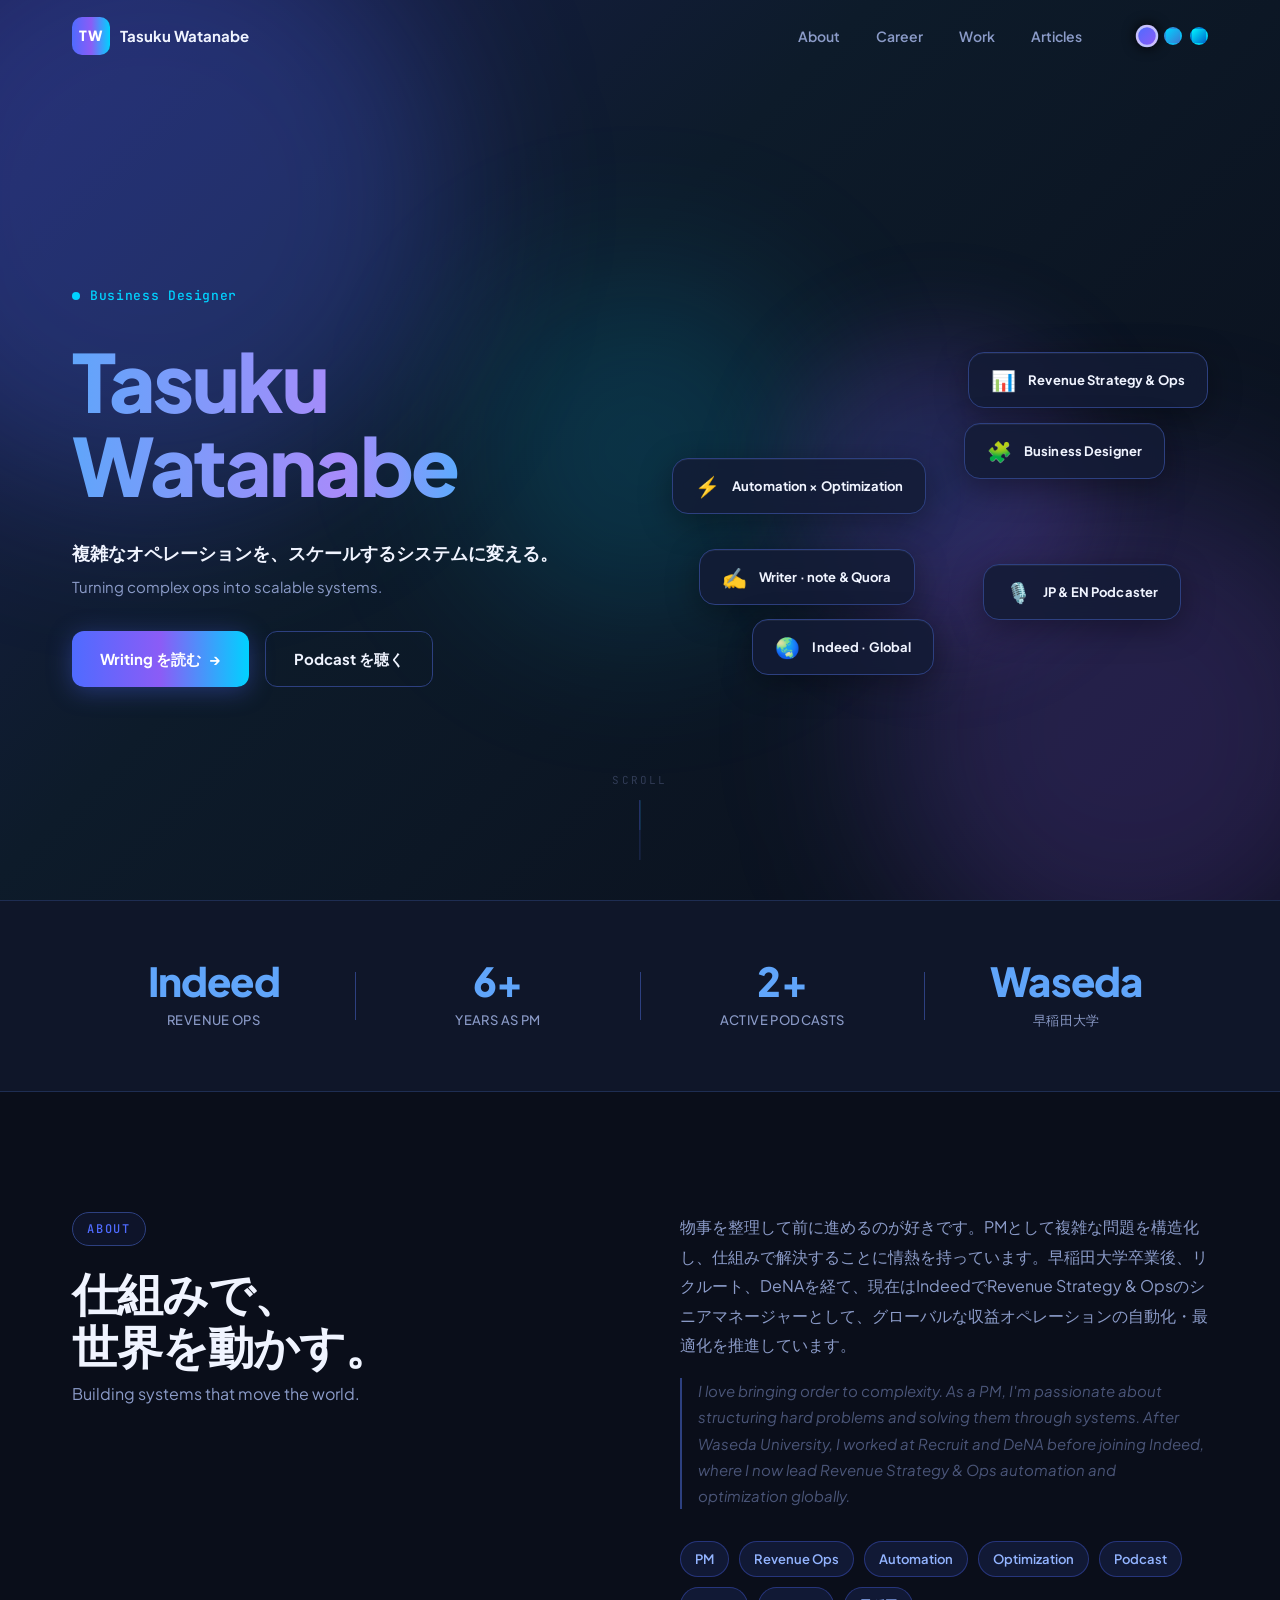
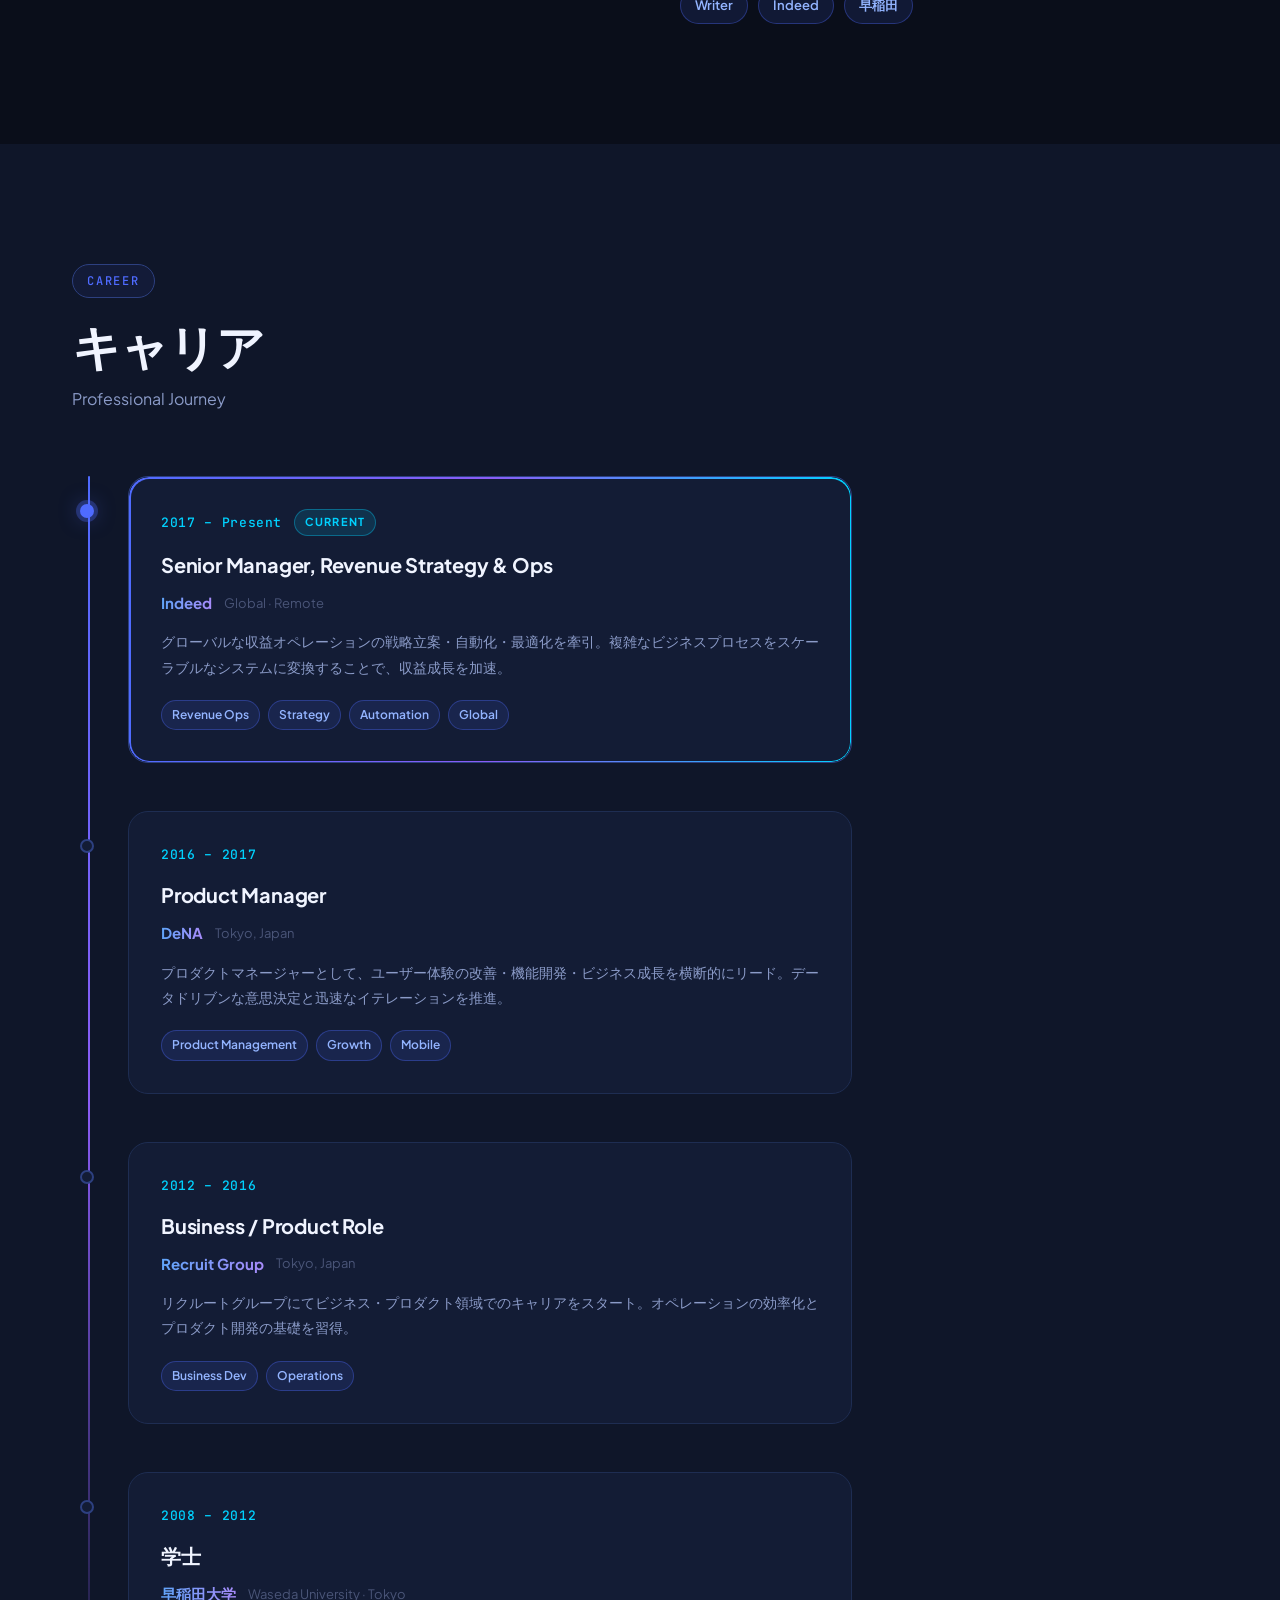
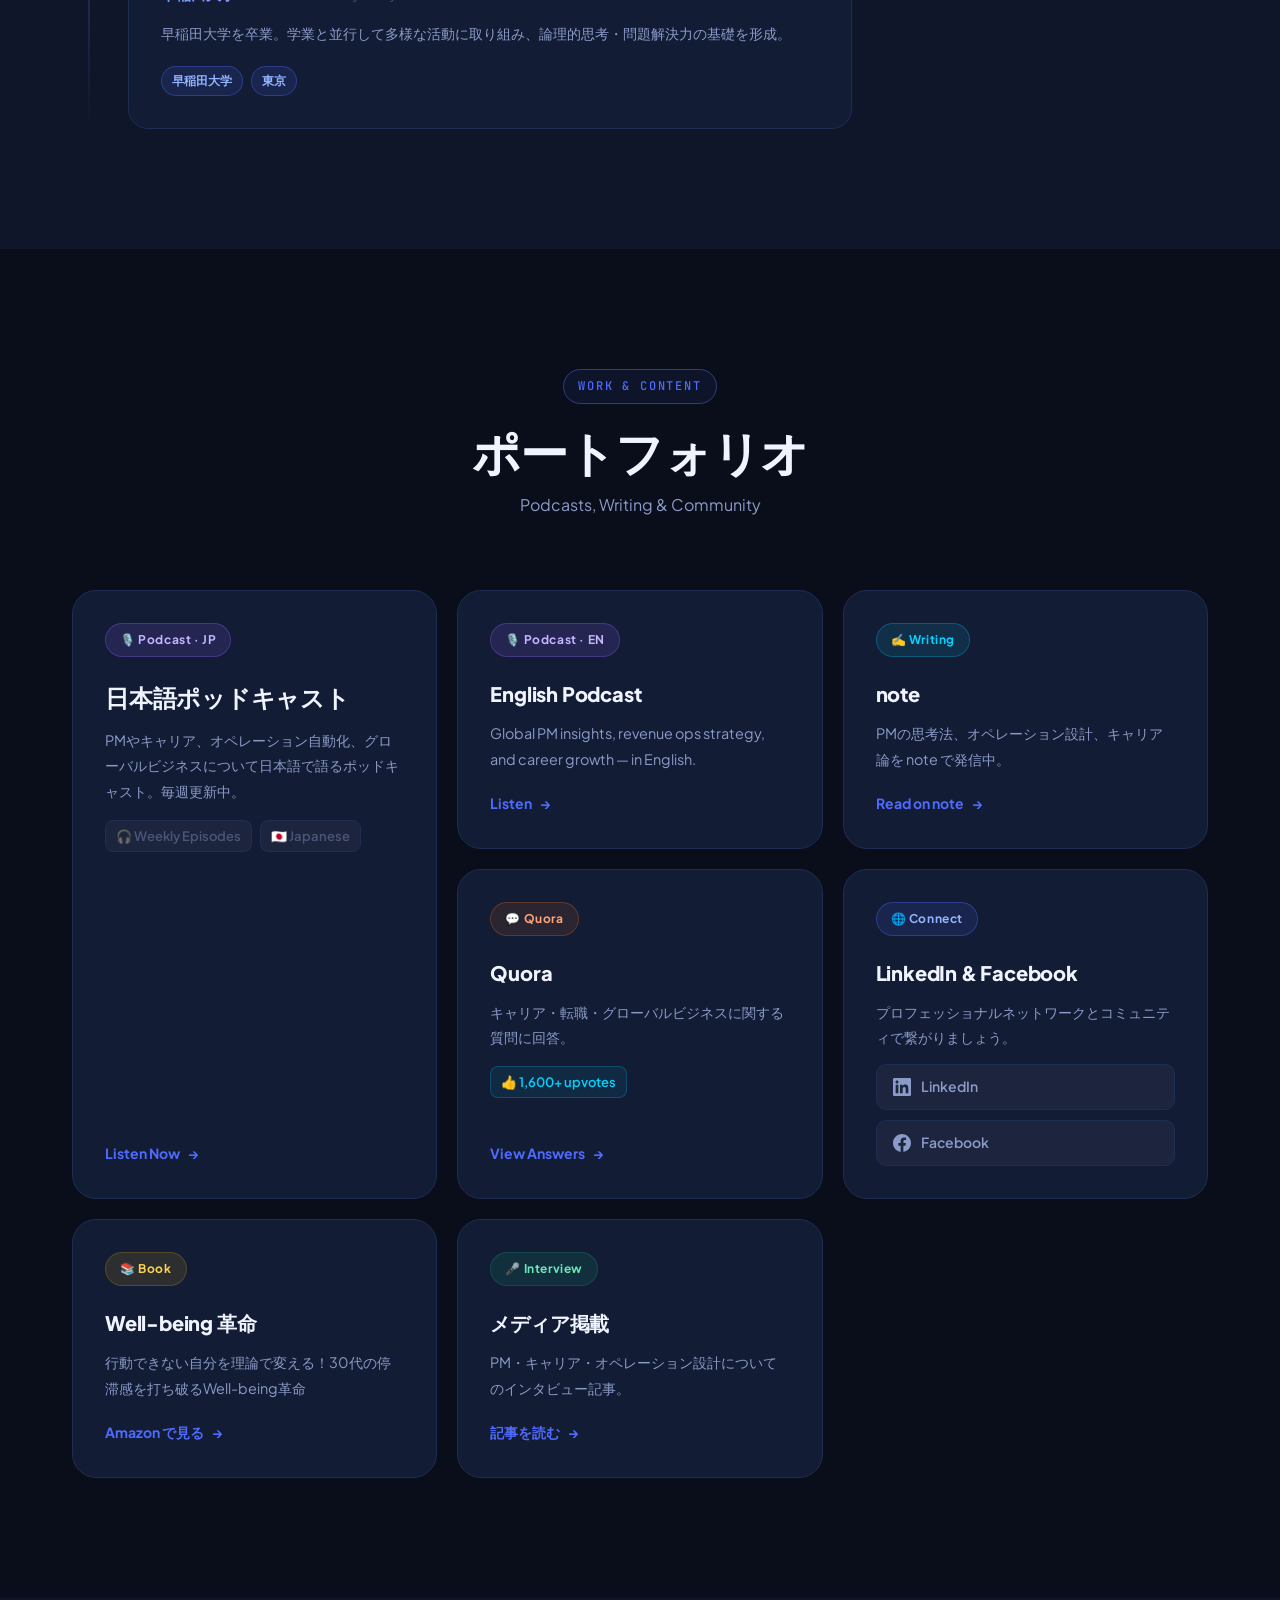
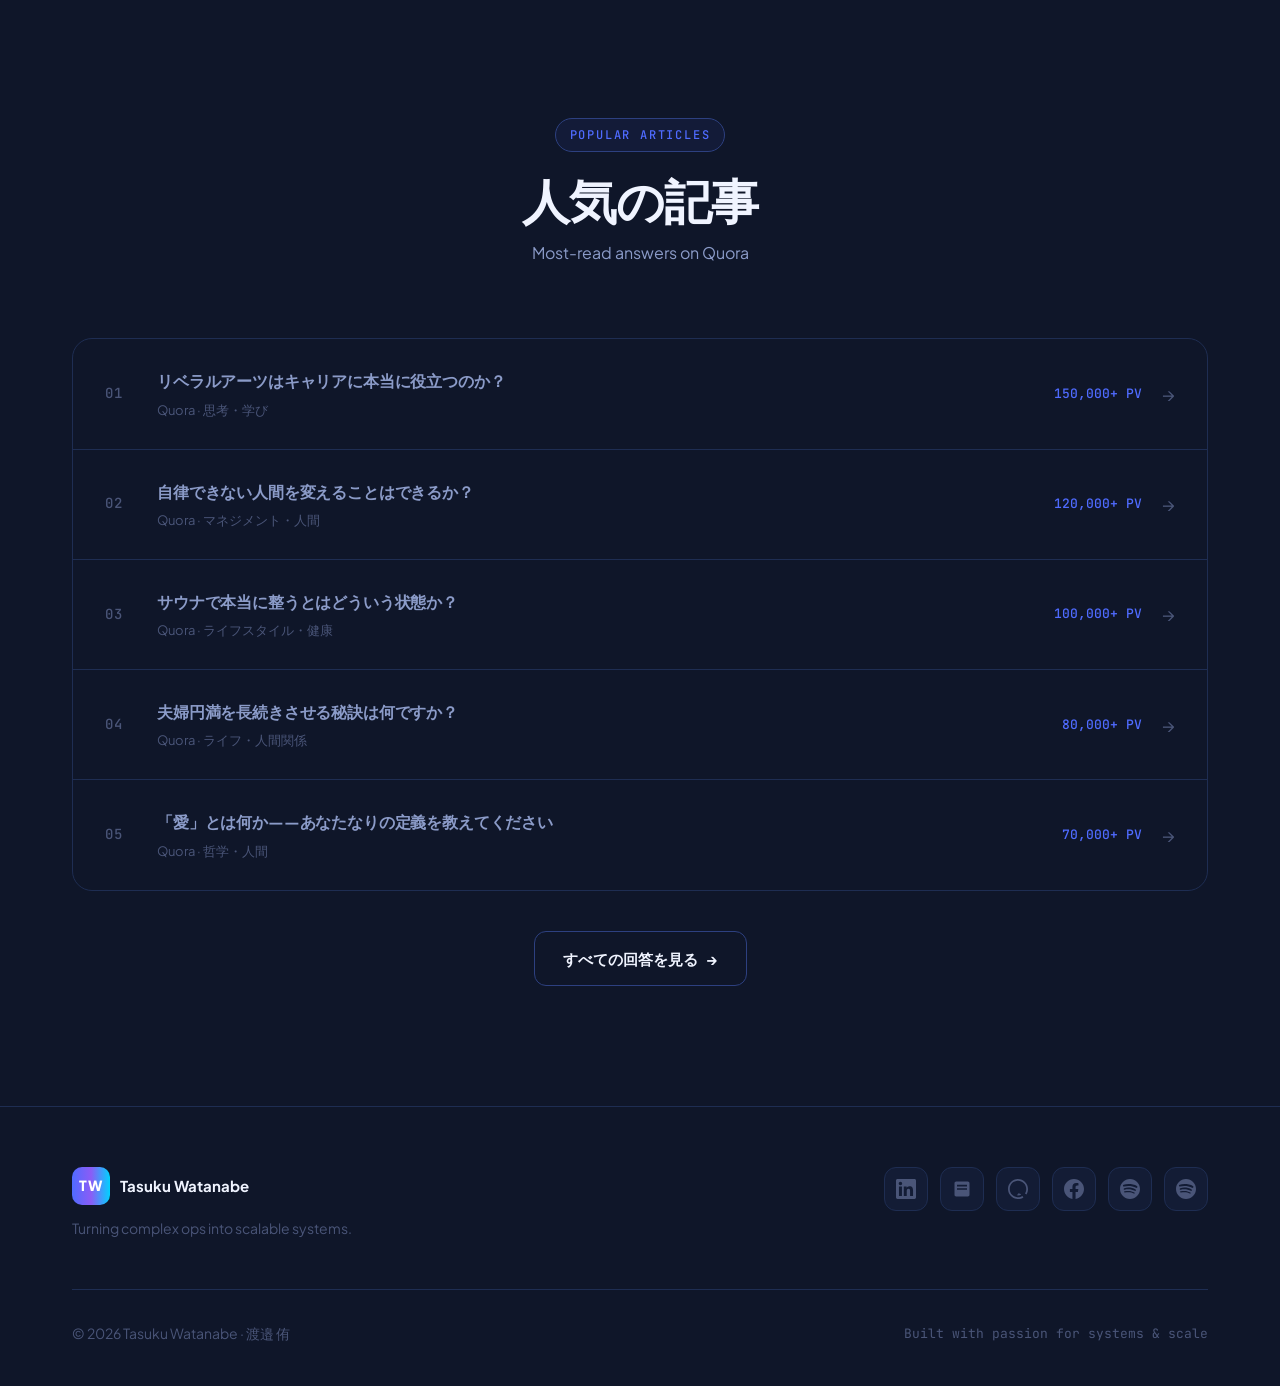
<file: index.html>
<!DOCTYPE html>
<html lang="ja">
<head>
  <meta charset="UTF-8" />
  <meta name="viewport" content="width=device-width, initial-scale=1.0" />
  <meta name="description" content="Tasuku Watanabe (渡邉 侑) — PM · Senior Manager, Revenue Strategy & Ops at Indeed. Turning complex ops into scalable systems." />
  <meta property="og:title" content="Tasuku Watanabe" />
  <meta property="og:description" content="Turning complex ops into scalable systems." />
  <meta property="og:type" content="website" />
  <title>Tasuku Watanabe — PM &amp; Revenue Strategy</title>
  <link rel="preconnect" href="https://fonts.googleapis.com" />
  <link rel="preconnect" href="https://fonts.gstatic.com" crossorigin />
  <link href="https://fonts.googleapis.com/css2?family=Plus+Jakarta+Sans:wght@400;600;700;800&family=JetBrains+Mono:wght@400;500&display=swap" rel="stylesheet" />
  <link rel="stylesheet" href="style.css" />
</head>
<body class="theme-default" data-theme="default">

  <!-- Cursor Glow -->
  <div class="cursor-glow" id="cursorGlow" aria-hidden="true"></div>

  <!-- ============================================================
       NAVIGATION
  ============================================================ -->
  <header class="nav-header" id="navHeader" role="banner">
    <nav class="nav-container" aria-label="Main navigation">
      <!-- Logo -->
      <a href="#hero" class="nav-logo" aria-label="Tasuku Watanabe - home">
        <span class="nav-logo-initials" aria-hidden="true">TW</span>
        <span class="nav-logo-name">Tasuku Watanabe</span>
      </a>

      <!-- Desktop Nav Links -->
      <ul class="nav-links" role="list">
        <li><a href="#about" class="nav-link">About</a></li>
        <li><a href="#career" class="nav-link">Career</a></li>
        <li><a href="#work" class="nav-link">Work</a></li>
        <li><a href="#articles" class="nav-link">Articles</a></li>
      </ul>

      <!-- Right Side: Theme Switcher + Hamburger -->
      <div class="nav-right">
        <!-- Theme Switcher -->
        <div class="theme-switcher" role="group" aria-label="Color theme switcher">
          <button
            class="theme-btn theme-btn--default active"
            data-theme="default"
            aria-label="Default indigo-purple theme"
            title="Default theme"
          ></button>
          <button
            class="theme-btn theme-btn--turquoise"
            data-theme="turquoise"
            aria-label="Turquoise theme"
            title="Turquoise theme"
          ></button>
          <button
            class="theme-btn theme-btn--premium"
            data-theme="premium"
            aria-label="Dark premium theme"
            title="Dark premium theme"
          ></button>
        </div>

        <!-- Hamburger -->
        <button class="nav-hamburger" id="navHamburger" aria-label="Open menu" aria-expanded="false" aria-controls="mobileMenu">
          <span class="hamburger-line"></span>
          <span class="hamburger-line"></span>
          <span class="hamburger-line"></span>
        </button>
      </div>
    </nav>

    <!-- Mobile Menu -->
    <div class="mobile-menu" id="mobileMenu" aria-hidden="true">
      <ul class="mobile-nav-links" role="list">
        <li><a href="#about" class="mobile-nav-link">About</a></li>
        <li><a href="#career" class="mobile-nav-link">Career</a></li>
        <li><a href="#work" class="mobile-nav-link">Work</a></li>
        <li><a href="#articles" class="mobile-nav-link">Articles</a></li>
      </ul>
      <div class="mobile-theme-switcher" role="group" aria-label="Color theme switcher">
        <button class="theme-btn theme-btn--default active" data-theme="default" aria-label="Default theme"></button>
        <button class="theme-btn theme-btn--turquoise" data-theme="turquoise" aria-label="Turquoise theme"></button>
        <button class="theme-btn theme-btn--premium" data-theme="premium" aria-label="Dark premium theme"></button>
      </div>
    </div>
  </header>

  <main id="main-content">

    <!-- ============================================================
         HERO SECTION
    ============================================================ -->
    <section class="hero" id="hero" aria-label="Hero section">
      <!-- Animated background orbs -->
      <div class="hero-orb hero-orb--1" aria-hidden="true"></div>
      <div class="hero-orb hero-orb--2" aria-hidden="true"></div>
      <div class="hero-orb hero-orb--3" aria-hidden="true"></div>

      <div class="hero-inner">
        <!-- Left Content -->
        <div class="hero-content">
          <p class="hero-eyebrow">
            <span class="hero-eyebrow-dot" aria-hidden="true"></span>
            Business Designer
          </p>

          <h1 class="hero-heading">
            <span class="hero-heading-line gradient-text shimmer">Tasuku</span>
            <span class="hero-heading-line gradient-text shimmer delay-1">Watanabe</span>
          </h1>

          <div class="hero-tagline">
            <p class="hero-tagline-jp" lang="ja">複雑なオペレーションを、スケールするシステムに変える。</p>
            <p class="hero-tagline-en">Turning complex ops into scalable systems.</p>
          </div>

          <div class="hero-cta-group">
            <a
              href="https://note.com/tasuku_w"
              target="_blank"
              rel="noopener noreferrer"
              class="btn btn--primary"
            >
              Writing を読む <span class="btn-arrow" aria-hidden="true">→</span>
            </a>
            <a
              href="https://open.spotify.com/show/6jRoJrNPm2zckOnrUdMMZm"
              target="_blank"
              rel="noopener noreferrer"
              class="btn btn--secondary"
            >
              Podcast を聴く
            </a>
          </div>
        </div>

        <!-- Right Side: Glassmorphism Visual -->
        <div class="hero-visual" aria-hidden="true">
          <div class="hero-visual-orb"></div>
          <div class="hero-card hero-card--1">
            <span class="hero-card-icon">📊</span>
            <span class="hero-card-label">Revenue Strategy &amp; Ops</span>
          </div>
          <div class="hero-card hero-card--2">
            <span class="hero-card-icon">⚡</span>
            <span class="hero-card-label">Automation × Optimization</span>
          </div>
          <div class="hero-card hero-card--3">
            <span class="hero-card-icon">🎙️</span>
            <span class="hero-card-label">JP &amp; EN Podcaster</span>
          </div>
          <div class="hero-card hero-card--4">
            <span class="hero-card-icon">🧩</span>
            <span class="hero-card-label">Business Designer</span>
          </div>
          <div class="hero-card hero-card--5">
            <span class="hero-card-icon">✍️</span>
            <span class="hero-card-label">Writer · note &amp; Quora</span>
          </div>
          <div class="hero-card hero-card--6">
            <span class="hero-card-icon">🌏</span>
            <span class="hero-card-label">Indeed · Global</span>
          </div>
        </div>
      </div>

      <!-- Scroll Indicator -->
      <div class="scroll-indicator" aria-label="Scroll down">
        <span class="scroll-indicator-text">Scroll</span>
        <div class="scroll-indicator-line" aria-hidden="true">
          <div class="scroll-indicator-dot"></div>
        </div>
      </div>
    </section>

    <!-- ============================================================
         STAT BAR
    ============================================================ -->
    <section class="stat-bar" id="statBar" aria-label="Key stats">
      <div class="container">
        <div class="stat-grid">
          <div class="stat-item">
            <div class="stat-value" data-target="0" data-text="Indeed">Indeed</div>
            <div class="stat-label">Revenue Ops</div>
          </div>
          <div class="stat-divider" aria-hidden="true"></div>
          <div class="stat-item">
            <div class="stat-value counter" data-target="6">0</div>
            <div class="stat-label">Years as PM</div>
          </div>
          <div class="stat-divider" aria-hidden="true"></div>
          <div class="stat-item">
            <div class="stat-value counter" data-target="2">0</div>
            <div class="stat-label">Active Podcasts</div>
          </div>
          <div class="stat-divider" aria-hidden="true"></div>
          <div class="stat-item">
            <div class="stat-value" data-target="0" data-text="Waseda">Waseda</div>
            <div class="stat-label">早稲田大学</div>
          </div>
        </div>
      </div>
    </section>

    <!-- ============================================================
         ABOUT SECTION
    ============================================================ -->
    <section class="about section" id="about" aria-labelledby="about-heading">
      <div class="container">
        <div class="about-grid">
          <!-- Left Column -->
          <div class="about-left reveal">
            <span class="section-label">About</span>
            <h2 class="section-heading" id="about-heading">
              仕組みで、<br />
              世界を動かす。
            </h2>
            <p class="section-heading-en">Building systems that move the world.</p>
          </div>

          <!-- Right Column -->
          <div class="about-right reveal reveal--delay-1">
            <p class="about-body" lang="ja">
              物事を整理して前に進めるのが好きです。PMとして複雑な問題を構造化し、仕組みで解決することに情熱を持っています。早稲田大学卒業後、リクルート、DeNAを経て、現在はIndeedでRevenue Strategy &amp; Opsのシニアマネージャーとして、グローバルな収益オペレーションの自動化・最適化を推進しています。
            </p>
            <p class="about-body-en">
              I love bringing order to complexity. As a PM, I'm passionate about structuring hard problems and solving them through systems. After Waseda University, I worked at Recruit and DeNA before joining Indeed, where I now lead Revenue Strategy &amp; Ops automation and optimization globally.
            </p>
            <div class="about-tags">
              <span class="tag">PM</span>
              <span class="tag">Revenue Ops</span>
              <span class="tag">Automation</span>
              <span class="tag">Optimization</span>
              <span class="tag">Podcast</span>
              <span class="tag">Writer</span>
              <span class="tag">Indeed</span>
              <span class="tag">早稲田</span>
            </div>
          </div>
        </div>
      </div>
    </section>

    <!-- ============================================================
         CAREER TIMELINE
    ============================================================ -->
    <section class="career section" id="career" aria-labelledby="career-heading">
      <div class="container">
        <div class="section-header reveal">
          <span class="section-label">Career</span>
          <h2 class="section-heading" id="career-heading">キャリア</h2>
          <p class="section-heading-en">Professional Journey</p>
        </div>

        <div class="timeline">
          <!-- Timeline vertical line -->
          <div class="timeline-line" aria-hidden="true"></div>

          <!-- Item 1: Indeed (current) -->
          <article class="timeline-item reveal" aria-label="Indeed role">
            <div class="timeline-dot timeline-dot--current" aria-hidden="true"></div>
            <div class="timeline-card timeline-card--current">
              <div class="timeline-meta">
                <span class="timeline-period">2017 – Present</span>
                <span class="timeline-badge timeline-badge--current">Current</span>
              </div>
              <h3 class="timeline-role">Senior Manager, Revenue Strategy &amp; Ops</h3>
              <p class="timeline-company">
                <span class="timeline-company-name">Indeed</span>
                <span class="timeline-company-type">Global · Remote</span>
              </p>
              <p class="timeline-description">
                グローバルな収益オペレーションの戦略立案・自動化・最適化を牽引。複雑なビジネスプロセスをスケーラブルなシステムに変換することで、収益成長を加速。
              </p>
              <div class="timeline-tags">
                <span class="tag tag--sm">Revenue Ops</span>
                <span class="tag tag--sm">Strategy</span>
                <span class="tag tag--sm">Automation</span>
                <span class="tag tag--sm">Global</span>
              </div>
            </div>
          </article>

          <!-- Item 2: DeNA -->
          <article class="timeline-item reveal reveal--delay-1" aria-label="DeNA role">
            <div class="timeline-dot" aria-hidden="true"></div>
            <div class="timeline-card">
              <div class="timeline-meta">
                <span class="timeline-period">2016 – 2017</span>
              </div>
              <h3 class="timeline-role">Product Manager</h3>
              <p class="timeline-company">
                <span class="timeline-company-name">DeNA</span>
                <span class="timeline-company-type">Tokyo, Japan</span>
              </p>
              <p class="timeline-description">
                プロダクトマネージャーとして、ユーザー体験の改善・機能開発・ビジネス成長を横断的にリード。データドリブンな意思決定と迅速なイテレーションを推進。
              </p>
              <div class="timeline-tags">
                <span class="tag tag--sm">Product Management</span>
                <span class="tag tag--sm">Growth</span>
                <span class="tag tag--sm">Mobile</span>
              </div>
            </div>
          </article>

          <!-- Item 3: Recruit -->
          <article class="timeline-item reveal reveal--delay-2" aria-label="Recruit role">
            <div class="timeline-dot" aria-hidden="true"></div>
            <div class="timeline-card">
              <div class="timeline-meta">
                <span class="timeline-period">2012 – 2016</span>
              </div>
              <h3 class="timeline-role">Business / Product Role</h3>
              <p class="timeline-company">
                <span class="timeline-company-name">Recruit Group</span>
                <span class="timeline-company-type">Tokyo, Japan</span>
              </p>
              <p class="timeline-description">
                リクルートグループにてビジネス・プロダクト領域でのキャリアをスタート。オペレーションの効率化とプロダクト開発の基礎を習得。
              </p>
              <div class="timeline-tags">
                <span class="tag tag--sm">Business Dev</span>
                <span class="tag tag--sm">Operations</span>
              </div>
            </div>
          </article>

          <!-- Item 4: Waseda -->
          <article class="timeline-item reveal reveal--delay-3" aria-label="Waseda University">
            <div class="timeline-dot" aria-hidden="true"></div>
            <div class="timeline-card">
              <div class="timeline-meta">
                <span class="timeline-period">2008 – 2012</span>
              </div>
              <h3 class="timeline-role">学士</h3>
              <p class="timeline-company">
                <span class="timeline-company-name">早稲田大学</span>
                <span class="timeline-company-type">Waseda University · Tokyo</span>
              </p>
              <p class="timeline-description">
                早稲田大学を卒業。学業と並行して多様な活動に取り組み、論理的思考・問題解決力の基礎を形成。
              </p>
              <div class="timeline-tags">
                <span class="tag tag--sm">早稲田大学</span>
                <span class="tag tag--sm">東京</span>
              </div>
            </div>
          </article>
        </div>
      </div>
    </section>

    <!-- ============================================================
         WORK / BENTO GRID
    ============================================================ -->
    <section class="work section" id="work" aria-labelledby="work-heading">
      <div class="container">
        <div class="section-header reveal">
          <span class="section-label">Work &amp; Content</span>
          <h2 class="section-heading" id="work-heading">ポートフォリオ</h2>
          <p class="section-heading-en">Podcasts, Writing &amp; Community</p>
        </div>

        <div class="bento-grid">
          <!-- Card 1: JP Podcast (Featured / tall) -->
          <article class="bento-card bento-card--featured reveal" aria-label="Japanese Podcast">
            <div class="bento-card-inner">
              <span class="bento-badge bento-badge--podcast">🎙️ Podcast · JP</span>
              <div class="bento-card-content">
                <h3 class="bento-title">日本語ポッドキャスト</h3>
                <p class="bento-desc">
                  PMやキャリア、オペレーション自動化、グローバルビジネスについて日本語で語るポッドキャスト。毎週更新中。
                </p>
                <div class="bento-stats">
                  <span class="bento-stat">🎧 Weekly Episodes</span>
                  <span class="bento-stat">🇯🇵 Japanese</span>
                </div>
              </div>
              <a
                href="https://open.spotify.com/show/6jRoJrNPm2zckOnrUdMMZm"
                target="_blank"
                rel="noopener noreferrer"
                class="bento-link"
                aria-label="Listen to Japanese Podcast"
              >
                <span>Listen Now</span>
                <span class="bento-arrow">→</span>
              </a>
            </div>
            <div class="bento-card-glow" aria-hidden="true"></div>
          </article>

          <!-- Card 2: EN Podcast -->
          <article class="bento-card bento-card--en-podcast reveal reveal--delay-1" aria-label="English Podcast">
            <div class="bento-card-inner">
              <span class="bento-badge bento-badge--podcast">🎙️ Podcast · EN</span>
              <div class="bento-card-content">
                <h3 class="bento-title">English Podcast</h3>
                <p class="bento-desc">
                  Global PM insights, revenue ops strategy, and career growth — in English.
                </p>
              </div>
              <a
                href="https://open.spotify.com/show/1pe415WSPLkuHHD60aHzOn"
                target="_blank"
                rel="noopener noreferrer"
                class="bento-link"
                aria-label="Listen to English Podcast"
              >
                <span>Listen</span>
                <span class="bento-arrow">→</span>
              </a>
            </div>
            <div class="bento-card-glow" aria-hidden="true"></div>
          </article>

          <!-- Card 3: note writing -->
          <article class="bento-card bento-card--note reveal reveal--delay-2" aria-label="note writing">
            <div class="bento-card-inner">
              <span class="bento-badge bento-badge--writing">✍️ Writing</span>
              <div class="bento-card-content">
                <h3 class="bento-title">note</h3>
                <p class="bento-desc">
                  PMの思考法、オペレーション設計、キャリア論を note で発信中。
                </p>
              </div>
              <a
                href="https://note.com/tasuku_w"
                target="_blank"
                rel="noopener noreferrer"
                class="bento-link"
                aria-label="Read on note"
              >
                <span>Read on note</span>
                <span class="bento-arrow">→</span>
              </a>
            </div>
            <div class="bento-card-glow" aria-hidden="true"></div>
          </article>

          <!-- Card 4: Quora -->
          <article class="bento-card bento-card--quora reveal reveal--delay-1" aria-label="Quora">
            <div class="bento-card-inner">
              <span class="bento-badge bento-badge--community">💬 Quora</span>
              <div class="bento-card-content">
                <h3 class="bento-title">Quora</h3>
                <p class="bento-desc">
                  キャリア・転職・グローバルビジネスに関する質問に回答。
                </p>
                <div class="bento-stats">
                  <span class="bento-stat bento-stat--highlight">👍 1,600+ upvotes</span>
                </div>
              </div>
              <a
                href="https://jp.quora.com/profile/Tasuku-Watanabe"
                target="_blank"
                rel="noopener noreferrer"
                class="bento-link"
                aria-label="View Quora profile"
              >
                <span>View Answers</span>
                <span class="bento-arrow">→</span>
              </a>
            </div>
            <div class="bento-card-glow" aria-hidden="true"></div>
          </article>

          <!-- Card 6: Book -->
          <article class="bento-card bento-card--book reveal reveal--delay-1" aria-label="Book">
            <div class="bento-card-inner">
              <span class="bento-badge bento-badge--book">📚 Book</span>
              <div class="bento-card-content">
                <h3 class="bento-title">Well-being 革命</h3>
                <p class="bento-desc">
                  行動できない自分を理論で変える！30代の停滞感を打ち破るWell-being革命
                </p>
              </div>
              <a
                href="https://amzn.asia/d/dsmeBJQ"
                target="_blank"
                rel="noopener noreferrer"
                class="bento-link"
                aria-label="View book on Amazon"
              >
                <span>Amazon で見る</span>
                <span class="bento-arrow">→</span>
              </a>
            </div>
            <div class="bento-card-glow" aria-hidden="true"></div>
          </article>

          <!-- Card 7: Interview -->
          <article class="bento-card bento-card--interview reveal reveal--delay-2" aria-label="Interview">
            <div class="bento-card-inner">
              <span class="bento-badge bento-badge--interview">🎤 Interview</span>
              <div class="bento-card-content">
                <h3 class="bento-title">メディア掲載</h3>
                <p class="bento-desc">
                  PM・キャリア・オペレーション設計についてのインタビュー記事。
                </p>
              </div>
              <a
                href="https://pm-notes.com/pdm-voice-5/"
                target="_blank"
                rel="noopener noreferrer"
                class="bento-link"
                aria-label="Read interview article"
              >
                <span>記事を読む</span>
                <span class="bento-arrow">→</span>
              </a>
            </div>
            <div class="bento-card-glow" aria-hidden="true"></div>
          </article>

          <!-- Card 5: LinkedIn / Social -->
          <article class="bento-card bento-card--social reveal reveal--delay-2" aria-label="Social profiles">
            <div class="bento-card-inner">
              <span class="bento-badge bento-badge--social">🌐 Connect</span>
              <div class="bento-card-content">
                <h3 class="bento-title">LinkedIn &amp; Facebook</h3>
                <p class="bento-desc">
                  プロフェッショナルネットワークとコミュニティで繋がりましょう。
                </p>
                <div class="bento-social-links">
                  <a href="https://www.linkedin.com/in/tasuku-watanabe-8a114b34/" target="_blank" rel="noopener noreferrer" class="bento-social-btn" aria-label="LinkedIn">
                    <svg width="18" height="18" viewBox="0 0 24 24" fill="currentColor" aria-hidden="true"><path d="M20.447 20.452h-3.554v-5.569c0-1.328-.027-3.037-1.852-3.037-1.853 0-2.136 1.445-2.136 2.939v5.667H9.351V9h3.414v1.561h.046c.477-.9 1.637-1.85 3.37-1.85 3.601 0 4.267 2.37 4.267 5.455v6.286zM5.337 7.433c-1.144 0-2.063-.926-2.063-2.065 0-1.138.92-2.063 2.063-2.063 1.14 0 2.064.925 2.064 2.063 0 1.139-.925 2.065-2.064 2.065zm1.782 13.019H3.555V9h3.564v11.452zM22.225 0H1.771C.792 0 0 .774 0 1.729v20.542C0 23.227.792 24 1.771 24h20.451C23.2 24 24 23.227 24 22.271V1.729C24 .774 23.2 0 22.222 0h.003z"/></svg>
                    LinkedIn
                  </a>
                  <a href="https://www.facebook.com/tasuku.watanabe.56/" target="_blank" rel="noopener noreferrer" class="bento-social-btn" aria-label="Facebook">
                    <svg width="18" height="18" viewBox="0 0 24 24" fill="currentColor" aria-hidden="true"><path d="M24 12.073c0-6.627-5.373-12-12-12s-12 5.373-12 12c0 5.99 4.388 10.954 10.125 11.854v-8.385H7.078v-3.47h3.047V9.43c0-3.007 1.792-4.669 4.533-4.669 1.312 0 2.686.235 2.686.235v2.953H15.83c-1.491 0-1.956.925-1.956 1.874v2.25h3.328l-.532 3.47h-2.796v8.385C19.612 23.027 24 18.062 24 12.073z"/></svg>
                    Facebook
                  </a>
                </div>
              </div>
            </div>
            <div class="bento-card-glow" aria-hidden="true"></div>
          </article>
        </div>
      </div>
    </section>

    <!-- ============================================================
         POPULAR ARTICLES
    ============================================================ -->
    <section class="articles section" id="articles" aria-labelledby="articles-heading">
      <div class="container">
        <div class="section-header reveal">
          <span class="section-label">Popular Articles</span>
          <h2 class="section-heading" id="articles-heading">人気の記事</h2>
          <p class="section-heading-en">Most-read answers on Quora</p>
        </div>

        <div class="articles-list">

          <article class="article-item reveal" aria-label="Article 1">
            <a
              href="https://qr.ae/pNsYVr"
              target="_blank"
              rel="noopener noreferrer"
              class="article-link"
            >
              <div class="article-meta">
                <span class="article-num">01</span>
                <div class="article-info">
                  <h3 class="article-title">リベラルアーツはキャリアに本当に役立つのか？</h3>
                  <p class="article-sub">Quora · 思考・学び</p>
                </div>
              </div>
              <div class="article-stats">
                <span class="article-views">150,000+ PV</span>
                <span class="article-arrow" aria-hidden="true">→</span>
              </div>
            </a>
          </article>

          <article class="article-item reveal reveal--delay-1" aria-label="Article 2">
            <a
              href="https://qr.ae/pNxIKp"
              target="_blank"
              rel="noopener noreferrer"
              class="article-link"
            >
              <div class="article-meta">
                <span class="article-num">02</span>
                <div class="article-info">
                  <h3 class="article-title">自律できない人間を変えることはできるか？</h3>
                  <p class="article-sub">Quora · マネジメント・人間</p>
                </div>
              </div>
              <div class="article-stats">
                <span class="article-views">120,000+ PV</span>
                <span class="article-arrow" aria-hidden="true">→</span>
              </div>
            </a>
          </article>

          <article class="article-item reveal reveal--delay-2" aria-label="Article 3">
            <a
              href="https://qr.ae/pvkp30"
              target="_blank"
              rel="noopener noreferrer"
              class="article-link"
            >
              <div class="article-meta">
                <span class="article-num">03</span>
                <div class="article-info">
                  <h3 class="article-title">サウナで本当に整うとはどういう状態か？</h3>
                  <p class="article-sub">Quora · ライフスタイル・健康</p>
                </div>
              </div>
              <div class="article-stats">
                <span class="article-views">100,000+ PV</span>
                <span class="article-arrow" aria-hidden="true">→</span>
              </div>
            </a>
          </article>

          <article class="article-item reveal reveal--delay-1" aria-label="Article 4">
            <a
              href="https://qr.ae/pGzquX"
              target="_blank"
              rel="noopener noreferrer"
              class="article-link"
            >
              <div class="article-meta">
                <span class="article-num">04</span>
                <div class="article-info">
                  <h3 class="article-title">夫婦円満を長続きさせる秘訣は何ですか？</h3>
                  <p class="article-sub">Quora · ライフ・人間関係</p>
                </div>
              </div>
              <div class="article-stats">
                <span class="article-views">80,000+ PV</span>
                <span class="article-arrow" aria-hidden="true">→</span>
              </div>
            </a>
          </article>

          <article class="article-item reveal reveal--delay-2" aria-label="Article 5">
            <a
              href="https://qr.ae/pGDmGV"
              target="_blank"
              rel="noopener noreferrer"
              class="article-link"
            >
              <div class="article-meta">
                <span class="article-num">05</span>
                <div class="article-info">
                  <h3 class="article-title">「愛」とは何か——あなたなりの定義を教えてください</h3>
                  <p class="article-sub">Quora · 哲学・人間</p>
                </div>
              </div>
              <div class="article-stats">
                <span class="article-views">70,000+ PV</span>
                <span class="article-arrow" aria-hidden="true">→</span>
              </div>
            </a>
          </article>

        </div>

        <div class="articles-cta reveal">
          <a
            href="https://jp.quora.com/profile/Tasuku-Watanabe"
            target="_blank"
            rel="noopener noreferrer"
            class="btn btn--secondary"
          >
            すべての回答を見る
            <span class="btn-arrow" aria-hidden="true">→</span>
          </a>
        </div>
      </div>
    </section>

  </main>

  <!-- ============================================================
       FOOTER
  ============================================================ -->
  <footer class="footer" role="contentinfo">
    <div class="container">
      <div class="footer-inner">
        <div class="footer-brand">
          <a href="#hero" class="nav-logo footer-logo" aria-label="Back to top">
            <span class="nav-logo-initials" aria-hidden="true">TW</span>
            <span class="nav-logo-name">Tasuku Watanabe</span>
          </a>
          <p class="footer-tagline">Turning complex ops into scalable systems.</p>
        </div>

        <nav class="footer-social" aria-label="Social media links">
          <!-- LinkedIn -->
          <a href="https://www.linkedin.com/in/tasuku-watanabe-8a114b34/" target="_blank" rel="noopener noreferrer" class="footer-social-link" aria-label="LinkedIn">
            <svg width="20" height="20" viewBox="0 0 24 24" fill="currentColor" aria-hidden="true"><path d="M20.447 20.452h-3.554v-5.569c0-1.328-.027-3.037-1.852-3.037-1.853 0-2.136 1.445-2.136 2.939v5.667H9.351V9h3.414v1.561h.046c.477-.9 1.637-1.85 3.37-1.85 3.601 0 4.267 2.37 4.267 5.455v6.286zM5.337 7.433c-1.144 0-2.063-.926-2.063-2.065 0-1.138.92-2.063 2.063-2.063 1.14 0 2.064.925 2.064 2.063 0 1.139-.925 2.065-2.064 2.065zm1.782 13.019H3.555V9h3.564v11.452zM22.225 0H1.771C.792 0 0 .774 0 1.729v20.542C0 23.227.792 24 1.771 24h20.451C23.2 24 24 23.227 24 22.271V1.729C24 .774 23.2 0 22.222 0h.003z"/></svg>
          </a>
          <!-- note -->
          <a href="https://note.com/tasuku_w" target="_blank" rel="noopener noreferrer" class="footer-social-link" aria-label="note">
            <svg width="20" height="20" viewBox="0 0 24 24" fill="currentColor" aria-hidden="true"><path d="M19 3H5C3.895 3 3 3.895 3 5v14c0 1.105.895 2 2 2h14c1.105 0 2-.895 2-2V5c0-1.105-.895-2-2-2zm-1 10H6v-2h12v2zm0-4H6V7h12v2z"/></svg>
          </a>
          <!-- Quora -->
          <a href="https://jp.quora.com/profile/Tasuku-Watanabe" target="_blank" rel="noopener noreferrer" class="footer-social-link" aria-label="Quora">
            <svg width="20" height="20" viewBox="0 0 24 24" fill="currentColor" aria-hidden="true"><path d="M12 0C5.373 0 0 5.373 0 12s5.373 12 12 12c2.4 0 4.627-.7 6.5-1.9l-1.2-1.8c-1.5.95-3.3 1.5-5.3 1.5-5.514 0-9.9-4.386-9.9-9.9S6.486 2.1 12 2.1 21.9 6.486 21.9 12c0 2-.55 3.9-1.5 5.5l1.8 1.2C23.3 16.627 24 14.4 24 12c0-6.627-5.373-12-12-12zm1 16.5c-.7 1.2-1.5 2.3-2.6 3.1.5.1 1.1.2 1.6.2 1.4 0 2.7-.35 3.85-1L14 17.1c-.3.5-.65 1-.9 1.4z"/></svg>
          </a>
          <!-- Facebook -->
          <a href="https://www.facebook.com/tasuku.watanabe.56/" target="_blank" rel="noopener noreferrer" class="footer-social-link" aria-label="Facebook">
            <svg width="20" height="20" viewBox="0 0 24 24" fill="currentColor" aria-hidden="true"><path d="M24 12.073c0-6.627-5.373-12-12-12s-12 5.373-12 12c0 5.99 4.388 10.954 10.125 11.854v-8.385H7.078v-3.47h3.047V9.43c0-3.007 1.792-4.669 4.533-4.669 1.312 0 2.686.235 2.686.235v2.953H15.83c-1.491 0-1.956.925-1.956 1.874v2.25h3.328l-.532 3.47h-2.796v8.385C19.612 23.027 24 18.062 24 12.073z"/></svg>
          </a>
          <!-- Podcast JP -->
          <a href="https://open.spotify.com/show/6jRoJrNPm2zckOnrUdMMZm" target="_blank" rel="noopener noreferrer" class="footer-social-link" aria-label="JP Podcast">
            <svg width="20" height="20" viewBox="0 0 24 24" fill="currentColor" aria-hidden="true"><path d="M12 0C5.373 0 0 5.373 0 12s5.373 12 12 12 12-5.373 12-12S18.627 0 12 0zm5.559 17.23c-.218.356-.687.47-1.043.251-2.859-1.748-6.463-2.144-10.705-1.175-.408.094-.815-.163-.908-.572-.094-.408.163-.815.572-.908 4.643-1.061 8.627-.604 11.833 1.36.356.219.47.688.251 1.044zm1.484-3.298c-.274.446-.859.586-1.305.313-3.272-2.011-8.254-2.594-12.12-1.42-.502.153-1.03-.13-1.183-.63-.153-.502.13-1.031.63-1.183 4.418-1.342 9.907-.692 13.665 1.615.446.274.586.859.313 1.305zm.128-3.434c-3.924-2.33-10.4-2.545-14.145-1.408-.601.183-1.237-.155-1.42-.757-.183-.601.155-1.237.757-1.42 4.307-1.309 11.468-1.057 15.99 1.629.542.323.721 1.023.398 1.565-.322.541-1.022.721-1.58.391z"/></svg>
          </a>
          <!-- Podcast EN -->
          <a href="https://open.spotify.com/show/1pe415WSPLkuHHD60aHzOn" target="_blank" rel="noopener noreferrer" class="footer-social-link" aria-label="EN Podcast">
            <svg width="20" height="20" viewBox="0 0 24 24" fill="currentColor" aria-hidden="true"><path d="M12 0C5.373 0 0 5.373 0 12s5.373 12 12 12 12-5.373 12-12S18.627 0 12 0zm5.559 17.23c-.218.356-.687.47-1.043.251-2.859-1.748-6.463-2.144-10.705-1.175-.408.094-.815-.163-.908-.572-.094-.408.163-.815.572-.908 4.643-1.061 8.627-.604 11.833 1.36.356.219.47.688.251 1.044zm1.484-3.298c-.274.446-.859.586-1.305.313-3.272-2.011-8.254-2.594-12.12-1.42-.502.153-1.03-.13-1.183-.63-.153-.502.13-1.031.63-1.183 4.418-1.342 9.907-.692 13.665 1.615.446.274.586.859.313 1.305zm.128-3.434c-3.924-2.33-10.4-2.545-14.145-1.408-.601.183-1.237-.155-1.42-.757-.183-.601.155-1.237.757-1.42 4.307-1.309 11.468-1.057 15.99 1.629.542.323.721 1.023.398 1.565-.322.541-1.022.721-1.58.391z"/></svg>
          </a>
        </nav>
      </div>

      <div class="footer-bottom">
        <p class="footer-copy">© 2024 Tasuku Watanabe · 渡邉 侑</p>
        <p class="footer-made">Built with passion for systems &amp; scale</p>
      </div>
    </div>
  </footer>

  <script src="main.js"></script>
</body>
</html>
</file>
<file: style.css>
/* ================================================================
   TASUKU WATANABE — PERSONAL HOMEPAGE
   style.css — Complete Stylesheet
   ================================================================ */

/* ----------------------------------------------------------------
   1. CSS CUSTOM PROPERTIES (THEMES)
   ---------------------------------------------------------------- */

/* Default Theme: Indigo-Purple */
:root,
[data-theme="default"] {
  --color-bg-primary: #0A0E1A;
  --color-bg-secondary: #0F1629;
  --color-bg-card: #131C35;
  --color-bg-card-hover: #1A2444;
  --gradient-hero: linear-gradient(135deg, #1a1f4e 0%, #0d1b2a 40%, #0a0e1a 100%);
  --gradient-accent: linear-gradient(90deg, #4F6BFF 0%, #8B5CF6 50%, #00D2FF 100%);
  --gradient-text: linear-gradient(90deg, #60A5FA 0%, #A78BFA 100%);
  --color-accent-blue: #4F6BFF;
  --color-accent-purple: #8B5CF6;
  --color-accent-cyan: #00D2FF;
  --color-text-primary: #F0F4FF;
  --color-text-secondary: #8B9BC8;
  --color-text-muted: #4A5578;
  --color-border: #1E2D52;
  --color-border-bright: #2D4080;
  --orb-1-color: rgba(79, 107, 255, 0.25);
  --orb-2-color: rgba(139, 92, 246, 0.20);
  --orb-3-color: rgba(0, 210, 255, 0.15);
  --nav-bg: rgba(10, 14, 26, 0.85);
  --card-border-top: var(--gradient-accent);
  --stat-num-color: #60A5FA;
  --tag-bg: rgba(79, 107, 255, 0.12);
  --tag-border: rgba(79, 107, 255, 0.35);
  --tag-color: #93B4FF;
  --timeline-line: linear-gradient(180deg, var(--color-accent-blue) 0%, var(--color-accent-purple) 50%, transparent 100%);
  --timeline-dot-current-glow: 0 0 0 4px rgba(79, 107, 255, 0.3), 0 0 20px rgba(79, 107, 255, 0.5);
}

/* Turquoise Theme */
[data-theme="turquoise"] {
  --color-bg-primary: #050F14;
  --color-bg-secondary: #081820;
  --color-bg-card: #0C2030;
  --color-bg-card-hover: #122840;
  --gradient-hero: linear-gradient(135deg, #0a2a35 0%, #051520 40%, #050f14 100%);
  --gradient-accent: linear-gradient(90deg, #00D2FF 0%, #3A7BD5 100%);
  --gradient-text: linear-gradient(90deg, #00E5FF 0%, #3A9BD5 100%);
  --color-accent-blue: #00C5E8;
  --color-accent-purple: #3A7BD5;
  --color-accent-cyan: #00F5FF;
  --color-text-primary: #E8F8FF;
  --color-text-secondary: #7AB8CC;
  --color-text-muted: #3A6878;
  --color-border: #0E3A50;
  --color-border-bright: #1A5570;
  --orb-1-color: rgba(0, 210, 255, 0.25);
  --orb-2-color: rgba(58, 123, 213, 0.20);
  --orb-3-color: rgba(0, 245, 255, 0.12);
  --nav-bg: rgba(5, 15, 20, 0.88);
  --stat-num-color: #00D2FF;
  --tag-bg: rgba(0, 210, 255, 0.10);
  --tag-border: rgba(0, 210, 255, 0.30);
  --tag-color: #7ADEEF;
  --timeline-line: linear-gradient(180deg, #00D2FF 0%, #3A7BD5 50%, transparent 100%);
  --timeline-dot-current-glow: 0 0 0 4px rgba(0, 210, 255, 0.3), 0 0 20px rgba(0, 210, 255, 0.5);
}

/* Dark Premium Theme */
[data-theme="premium"] {
  --color-bg-primary: #040407;
  --color-bg-secondary: #070A10;
  --color-bg-card: #0C0F1A;
  --color-bg-card-hover: #121620;
  --gradient-hero: linear-gradient(135deg, #080C18 0%, #040509 40%, #020305 100%);
  --gradient-accent: linear-gradient(90deg, #00F5FF 0%, #0066CC 100%);
  --gradient-text: linear-gradient(90deg, #00E0FF 0%, #0088EE 100%);
  --color-accent-blue: #0088EE;
  --color-accent-purple: #00AAFF;
  --color-accent-cyan: #00F5FF;
  --color-text-primary: #E0F0FF;
  --color-text-secondary: #5070A0;
  --color-text-muted: #283050;
  --color-border: #0C1530;
  --color-border-bright: #182550;
  --orb-1-color: rgba(0, 136, 238, 0.18);
  --orb-2-color: rgba(0, 245, 255, 0.12);
  --orb-3-color: rgba(0, 170, 255, 0.08);
  --nav-bg: rgba(4, 4, 7, 0.92);
  --stat-num-color: #00E5FF;
  --tag-bg: rgba(0, 245, 255, 0.07);
  --tag-border: rgba(0, 245, 255, 0.20);
  --tag-color: #40C8E0;
  --timeline-line: linear-gradient(180deg, #00E5FF 0%, #0088EE 50%, transparent 100%);
  --timeline-dot-current-glow: 0 0 0 4px rgba(0, 245, 255, 0.25), 0 0 20px rgba(0, 245, 255, 0.4);
}

/* ----------------------------------------------------------------
   2. RESET & BASE
   ---------------------------------------------------------------- */

*, *::before, *::after {
  margin: 0;
  padding: 0;
  box-sizing: border-box;
}

html {
  scroll-behavior: smooth;
  font-size: 16px;
  -webkit-text-size-adjust: 100%;
}

body {
  font-family: 'Plus Jakarta Sans', -apple-system, BlinkMacSystemFont, 'Segoe UI', sans-serif;
  background-color: var(--color-bg-primary);
  color: var(--color-text-primary);
  line-height: 1.7;
  overflow-x: hidden;
  transition: background-color 0.4s ease, color 0.4s ease;
}

/* Smooth theme transitions */
*, *::before, *::after {
  transition: background-color 0.35s ease, border-color 0.35s ease, box-shadow 0.35s ease;
}

/* But don't transition transforms/opacity for performance */
.reveal, .hero-card, .bento-card, .timeline-card, .article-item {
  transition: transform 0.3s ease, opacity 0.6s ease, background-color 0.35s ease, border-color 0.35s ease, box-shadow 0.35s ease;
}

ul, ol {
  list-style: none;
}

a {
  color: inherit;
  text-decoration: none;
}

img {
  max-width: 100%;
  height: auto;
  display: block;
}

button {
  cursor: pointer;
  border: none;
  background: none;
  font-family: inherit;
}

/* ----------------------------------------------------------------
   3. UTILITY
   ---------------------------------------------------------------- */

.container {
  max-width: 1200px;
  margin: 0 auto;
  padding: 0 32px;
}

.section {
  padding: 120px 0;
}

.section-header {
  text-align: center;
  margin-bottom: 72px;
}

.section-label {
  display: inline-block;
  font-family: 'JetBrains Mono', monospace;
  font-size: 0.75rem;
  font-weight: 500;
  letter-spacing: 0.15em;
  text-transform: uppercase;
  color: var(--color-accent-blue);
  padding: 6px 14px;
  border: 1px solid var(--color-border-bright);
  border-radius: 100px;
  margin-bottom: 20px;
  background: rgba(79, 107, 255, 0.07);
}

.section-heading {
  font-size: clamp(2.5rem, 5vw, 3rem);
  font-weight: 800;
  line-height: 1.15;
  letter-spacing: -0.02em;
  color: var(--color-text-primary);
  margin-bottom: 12px;
}

.section-heading-en {
  font-size: 1rem;
  color: var(--color-text-secondary);
  font-weight: 400;
}

/* Gradient text utility */
.gradient-text {
  background: var(--gradient-text);
  -webkit-background-clip: text;
  -webkit-text-fill-color: transparent;
  background-clip: text;
}

/* Reveal animation */
.reveal {
  opacity: 0;
  transform: translateY(30px);
  transition: opacity 0.7s ease, transform 0.7s ease;
}

.reveal.is-visible {
  opacity: 1;
  transform: translateY(0);
}

.reveal--delay-1 { transition-delay: 0.12s; }
.reveal--delay-2 { transition-delay: 0.24s; }
.reveal--delay-3 { transition-delay: 0.36s; }

/* ----------------------------------------------------------------
   4. CURSOR GLOW
   ---------------------------------------------------------------- */

.cursor-glow {
  position: fixed;
  top: 0;
  left: 0;
  width: 600px;
  height: 600px;
  border-radius: 50%;
  background: radial-gradient(circle, rgba(79, 107, 255, 0.07) 0%, transparent 70%);
  pointer-events: none;
  transform: translate(-50%, -50%);
  z-index: 0;
  transition: opacity 0.3s ease;
  will-change: transform;
}

/* ----------------------------------------------------------------
   5. NAVIGATION
   ---------------------------------------------------------------- */

.nav-header {
  position: fixed;
  top: 0;
  left: 0;
  right: 0;
  z-index: 1000;
  padding: 0;
  transition: background 0.4s ease, backdrop-filter 0.4s ease, border-color 0.4s ease, box-shadow 0.4s ease;
}

.nav-header.scrolled {
  background: var(--nav-bg);
  backdrop-filter: blur(20px);
  -webkit-backdrop-filter: blur(20px);
  border-bottom: 1px solid var(--color-border);
  box-shadow: 0 4px 40px rgba(0, 0, 0, 0.35);
}

.nav-container {
  max-width: 1200px;
  margin: 0 auto;
  padding: 0 32px;
  height: 72px;
  display: flex;
  align-items: center;
  gap: 40px;
}

/* Logo */
.nav-logo {
  display: flex;
  align-items: center;
  gap: 10px;
  flex-shrink: 0;
  text-decoration: none;
}

.nav-logo-initials {
  display: flex;
  align-items: center;
  justify-content: center;
  width: 38px;
  height: 38px;
  border-radius: 10px;
  background: var(--gradient-accent);
  font-weight: 800;
  font-size: 0.875rem;
  color: #fff;
  letter-spacing: 0.05em;
  flex-shrink: 0;
}

.nav-logo-name {
  font-size: 0.9375rem;
  font-weight: 700;
  color: var(--color-text-primary);
  white-space: nowrap;
}

/* Nav links */
.nav-links {
  display: flex;
  align-items: center;
  gap: 4px;
  margin-left: auto;
}

.nav-link {
  font-size: 0.875rem;
  font-weight: 600;
  color: var(--color-text-secondary);
  padding: 8px 16px;
  border-radius: 8px;
  transition: color 0.2s ease, background 0.2s ease;
}

.nav-link:hover {
  color: var(--color-text-primary);
  background: rgba(255, 255, 255, 0.06);
}

/* Nav right */
.nav-right {
  display: flex;
  align-items: center;
  gap: 16px;
  flex-shrink: 0;
}

/* Theme Switcher */
.theme-switcher {
  display: flex;
  align-items: center;
  gap: 8px;
}

.theme-btn {
  width: 18px;
  height: 18px;
  border-radius: 50%;
  cursor: pointer;
  border: 2px solid transparent;
  transition: transform 0.2s ease, border-color 0.2s ease, box-shadow 0.2s ease !important;
  position: relative;
}

.theme-btn--default {
  background: linear-gradient(135deg, #4F6BFF, #8B5CF6);
}

.theme-btn--turquoise {
  background: linear-gradient(135deg, #00D2FF, #3A7BD5);
}

.theme-btn--premium {
  background: linear-gradient(135deg, #00F5FF, #0066CC);
}

.theme-btn.active,
.theme-btn:hover {
  transform: scale(1.25);
  border-color: rgba(255, 255, 255, 0.6);
  box-shadow: 0 0 10px currentColor;
}

/* Hamburger */
.nav-hamburger {
  display: none;
  flex-direction: column;
  gap: 5px;
  padding: 8px;
  border-radius: 8px;
  transition: background 0.2s ease;
}

.nav-hamburger:hover {
  background: rgba(255, 255, 255, 0.06);
}

.hamburger-line {
  display: block;
  width: 22px;
  height: 2px;
  background: var(--color-text-primary);
  border-radius: 2px;
  transition: transform 0.3s ease, opacity 0.3s ease;
}

.nav-hamburger.is-open .hamburger-line:nth-child(1) {
  transform: translateY(7px) rotate(45deg);
}

.nav-hamburger.is-open .hamburger-line:nth-child(2) {
  opacity: 0;
  transform: scaleX(0);
}

.nav-hamburger.is-open .hamburger-line:nth-child(3) {
  transform: translateY(-7px) rotate(-45deg);
}

/* Mobile Menu */
.mobile-menu {
  display: none;
  flex-direction: column;
  gap: 0;
  background: var(--color-bg-secondary);
  border-top: 1px solid var(--color-border);
  overflow: hidden;
  max-height: 0;
  transition: max-height 0.4s ease, opacity 0.3s ease;
  opacity: 0;
}

.mobile-menu.is-open {
  display: flex;
  max-height: 400px;
  opacity: 1;
}

.mobile-nav-links {
  display: flex;
  flex-direction: column;
}

.mobile-nav-link {
  display: block;
  padding: 16px 32px;
  font-size: 1.0625rem;
  font-weight: 600;
  color: var(--color-text-secondary);
  border-bottom: 1px solid var(--color-border);
  transition: color 0.2s ease, background 0.2s ease;
}

.mobile-nav-link:hover {
  color: var(--color-text-primary);
  background: rgba(255, 255, 255, 0.04);
}

.mobile-theme-switcher {
  display: flex;
  align-items: center;
  gap: 12px;
  padding: 20px 32px;
}

/* ----------------------------------------------------------------
   6. BUTTONS
   ---------------------------------------------------------------- */

.btn {
  display: inline-flex;
  align-items: center;
  gap: 8px;
  font-size: 0.9375rem;
  font-weight: 700;
  padding: 14px 28px;
  border-radius: 12px;
  cursor: pointer;
  transition: transform 0.2s ease, box-shadow 0.2s ease, opacity 0.2s ease !important;
  text-decoration: none;
  white-space: nowrap;
}

.btn--primary {
  background: var(--gradient-accent);
  color: #fff;
  box-shadow: 0 4px 24px rgba(79, 107, 255, 0.35);
}

.btn--primary:hover {
  transform: translateY(-2px);
  box-shadow: 0 8px 32px rgba(79, 107, 255, 0.50);
}

.btn--secondary {
  background: transparent;
  color: var(--color-text-primary);
  border: 1.5px solid var(--color-border-bright);
}

.btn--secondary:hover {
  background: rgba(255, 255, 255, 0.05);
  border-color: var(--color-accent-blue);
  transform: translateY(-2px);
}

.btn-arrow {
  display: inline-block;
  transition: transform 0.2s ease !important;
}

.btn:hover .btn-arrow {
  transform: translateX(4px);
}

/* ----------------------------------------------------------------
   7. HERO SECTION
   ---------------------------------------------------------------- */

.hero {
  position: relative;
  min-height: 100vh;
  display: flex;
  flex-direction: column;
  justify-content: center;
  background: var(--gradient-hero);
  overflow: hidden;
  padding-top: 72px;
}

/* Animated orbs */
.hero-orb {
  position: absolute;
  border-radius: 50%;
  filter: blur(80px);
  pointer-events: none;
  will-change: transform;
}

.hero-orb--1 {
  width: 600px;
  height: 600px;
  background: var(--orb-1-color);
  top: -100px;
  left: -150px;
  animation: orbFloat1 12s ease-in-out infinite;
}

.hero-orb--2 {
  width: 500px;
  height: 500px;
  background: var(--orb-2-color);
  bottom: -80px;
  right: -100px;
  animation: orbFloat2 15s ease-in-out infinite;
}

.hero-orb--3 {
  width: 350px;
  height: 350px;
  background: var(--orb-3-color);
  top: 50%;
  left: 50%;
  transform: translate(-50%, -50%);
  animation: orbFloat3 10s ease-in-out infinite;
}

@keyframes orbFloat1 {
  0%, 100% { transform: translate(0, 0) scale(1); }
  33% { transform: translate(40px, 30px) scale(1.05); }
  66% { transform: translate(-20px, 50px) scale(0.97); }
}

@keyframes orbFloat2 {
  0%, 100% { transform: translate(0, 0) scale(1); }
  40% { transform: translate(-50px, -30px) scale(1.08); }
  70% { transform: translate(20px, 40px) scale(0.96); }
}

@keyframes orbFloat3 {
  0%, 100% { transform: translate(-50%, -50%) scale(1); opacity: 0.8; }
  50% { transform: translate(-50%, -50%) scale(1.15); opacity: 1; }
}

/* Hero inner layout */
.hero-inner {
  position: relative;
  z-index: 1;
  max-width: 1200px;
  margin: 0 auto;
  padding: 0 32px;
  width: 100%;
  display: grid;
  grid-template-columns: 1fr 1fr;
  gap: 64px;
  align-items: center;
}

/* Hero content */
.hero-content {
  display: flex;
  flex-direction: column;
  gap: 32px;
}

.hero-eyebrow {
  display: flex;
  align-items: center;
  gap: 10px;
  font-family: 'JetBrains Mono', monospace;
  font-size: 0.8125rem;
  font-weight: 500;
  color: var(--color-accent-cyan);
  letter-spacing: 0.05em;
}

.hero-eyebrow-dot {
  width: 8px;
  height: 8px;
  border-radius: 50%;
  background: var(--color-accent-cyan);
  animation: pulseGlow 2s ease-in-out infinite;
  flex-shrink: 0;
}

@keyframes pulseGlow {
  0%, 100% { box-shadow: 0 0 0 0 rgba(0, 210, 255, 0.6); transform: scale(1); }
  50% { box-shadow: 0 0 0 6px rgba(0, 210, 255, 0); transform: scale(1.1); }
}

/* Hero heading */
.hero-heading {
  display: flex;
  flex-direction: column;
  gap: 0;
}

.hero-heading-line {
  display: block;
  font-size: clamp(4rem, 7vw, 5rem);
  font-weight: 800;
  line-height: 1.05;
  letter-spacing: -0.03em;
}

/* Shimmer animation */
@keyframes shimmer {
  0% { background-position: 0% 50%; }
  50% { background-position: 100% 50%; }
  100% { background-position: 0% 50%; }
}

.shimmer {
  background: linear-gradient(90deg,
    #60A5FA 0%,
    #A78BFA 25%,
    #00D2FF 50%,
    #60A5FA 75%,
    #A78BFA 100%
  );
  background-size: 200% auto;
  -webkit-background-clip: text;
  -webkit-text-fill-color: transparent;
  background-clip: text;
  animation: shimmer 5s linear infinite;
}

.shimmer.delay-1 {
  animation-delay: -2.5s;
}

/* Hero tagline */
.hero-tagline {
  display: flex;
  flex-direction: column;
  gap: 6px;
}

.hero-tagline-jp {
  font-size: clamp(0.9rem, 1.5vw, 1.125rem);
  font-weight: 600;
  color: var(--color-text-primary);
  line-height: 1.6;
}

.hero-tagline-en {
  font-size: 0.9375rem;
  color: var(--color-text-secondary);
  font-weight: 400;
}

/* Hero CTA group */
.hero-cta-group {
  display: flex;
  gap: 16px;
  flex-wrap: wrap;
}

/* Hero visual */
.hero-visual {
  position: relative;
  display: flex;
  align-items: center;
  justify-content: center;
  min-height: 420px;
}

.hero-visual-orb {
  position: absolute;
  width: 380px;
  height: 380px;
  border-radius: 50%;
  background: radial-gradient(circle, var(--orb-1-color) 0%, var(--orb-2-color) 40%, transparent 70%);
  filter: blur(40px);
  animation: orbFloat2 8s ease-in-out infinite;
}

/* Hero floating cards */
.hero-card {
  position: absolute;
  display: flex;
  align-items: center;
  gap: 12px;
  padding: 16px 22px;
  background: rgba(19, 28, 53, 0.85);
  border: 1px solid var(--color-border-bright);
  border-radius: 16px;
  backdrop-filter: blur(16px);
  -webkit-backdrop-filter: blur(16px);
  box-shadow: 0 8px 32px rgba(0, 0, 0, 0.35), 0 1px 0 rgba(255, 255, 255, 0.05) inset;
  white-space: nowrap;
  animation: cardFloat 6s ease-in-out infinite;
}

.hero-card--1 {
  top: 18%;
  right: 0;
  animation-delay: 0s;
  animation-duration: 6s;
}

.hero-card--2 {
  top: 50%;
  left: 0;
  transform: translateY(-50%);
  animation-delay: -2s;
  animation-duration: 7s;
}

.hero-card--3 {
  bottom: 18%;
  right: 5%;
  animation-delay: -4s;
  animation-duration: 8s;
}

.hero-card--4 {
  top: 35%;
  right: 8%;
  animation-delay: -1s;
  animation-duration: 9s;
}

.hero-card--5 {
  top: 65%;
  left: 5%;
  animation: cardFloat2 8s ease-in-out infinite;
  animation-delay: -3s;
}

.hero-card--6 {
  bottom: 5%;
  left: 15%;
  animation-delay: -5s;
  animation-duration: 7s;
}

@keyframes cardFloat {
  0%, 100% { transform: translateY(0); }
  50% { transform: translateY(-12px); }
}

.hero-card--2 {
  animation: cardFloat2 7s ease-in-out infinite;
  animation-delay: -2s;
}

@keyframes cardFloat2 {
  0%, 100% { transform: translateY(-50%); }
  50% { transform: translateY(calc(-50% - 12px)); }
}

.hero-card-icon {
  font-size: 1.25rem;
  line-height: 1;
}

.hero-card-label {
  font-size: 0.8125rem;
  font-weight: 700;
  color: var(--color-text-primary);
  letter-spacing: 0.01em;
}

/* Scroll indicator */
.scroll-indicator {
  position: absolute;
  bottom: 40px;
  left: 50%;
  transform: translateX(-50%);
  z-index: 1;
  display: flex;
  flex-direction: column;
  align-items: center;
  gap: 10px;
  opacity: 0.6;
  animation: fadeInUp 1.5s ease 2s both;
}

.scroll-indicator-text {
  font-family: 'JetBrains Mono', monospace;
  font-size: 0.6875rem;
  letter-spacing: 0.2em;
  text-transform: uppercase;
  color: var(--color-text-muted);
}

.scroll-indicator-line {
  width: 1px;
  height: 60px;
  background: var(--color-border-bright);
  position: relative;
  overflow: hidden;
  border-radius: 1px;
}

.scroll-indicator-dot {
  position: absolute;
  top: 0;
  left: 0;
  right: 0;
  height: 30px;
  background: var(--gradient-accent);
  border-radius: 1px;
  animation: scrollDot 2s ease-in-out infinite;
}

@keyframes scrollDot {
  0% { top: -30px; }
  100% { top: 60px; }
}

@keyframes fadeInUp {
  from { opacity: 0; transform: translateX(-50%) translateY(20px); }
  to { opacity: 0.6; transform: translateX(-50%) translateY(0); }
}

/* ----------------------------------------------------------------
   8. STAT BAR
   ---------------------------------------------------------------- */

.stat-bar {
  background: var(--color-bg-secondary);
  border-top: 1px solid var(--color-border);
  border-bottom: 1px solid var(--color-border);
  padding: 48px 0;
  position: relative;
  z-index: 1;
}

.stat-grid {
  display: flex;
  align-items: center;
  justify-content: center;
  gap: 0;
}

.stat-item {
  flex: 1;
  text-align: center;
  padding: 12px 24px;
}

.stat-value {
  font-size: clamp(1.75rem, 3.5vw, 2.5rem);
  font-weight: 800;
  color: var(--stat-num-color);
  letter-spacing: -0.02em;
  line-height: 1;
  margin-bottom: 8px;
  font-feature-settings: "tnum";
  transition: color 0.35s ease;
}

.stat-value.counter::after {
  content: "+";
}

.stat-label {
  font-size: 0.8125rem;
  font-weight: 500;
  color: var(--color-text-secondary);
  letter-spacing: 0.03em;
  text-transform: uppercase;
}

.stat-divider {
  width: 1px;
  height: 48px;
  background: var(--color-border-bright);
  flex-shrink: 0;
}

/* ----------------------------------------------------------------
   9. ABOUT SECTION
   ---------------------------------------------------------------- */

.about {
  background: var(--color-bg-primary);
}

.about-grid {
  display: grid;
  grid-template-columns: 1fr 1fr;
  gap: 80px;
  align-items: start;
}

.about-left .section-label {
  display: inline-block;
  margin-bottom: 20px;
}

.about-left .section-heading {
  font-size: clamp(2.25rem, 4vw, 2.875rem);
  margin-bottom: 8px;
}

.about-body {
  font-size: 1rem;
  line-height: 1.85;
  color: var(--color-text-secondary);
  margin-bottom: 18px;
}

.about-body-en {
  font-size: 0.9375rem;
  line-height: 1.75;
  color: var(--color-text-muted);
  font-style: italic;
  margin-bottom: 32px;
  padding-left: 16px;
  border-left: 2px solid var(--color-border-bright);
}

.about-tags {
  display: flex;
  flex-wrap: wrap;
  gap: 10px;
}

.tag {
  font-size: 0.8125rem;
  font-weight: 600;
  color: var(--tag-color);
  background: var(--tag-bg);
  border: 1px solid var(--tag-border);
  padding: 6px 14px;
  border-radius: 100px;
  transition: background 0.2s ease, border-color 0.2s ease, transform 0.2s ease !important;
}

.tag:hover {
  background: rgba(79, 107, 255, 0.2);
  border-color: var(--color-accent-blue);
  transform: translateY(-1px);
}

.tag--sm {
  font-size: 0.75rem;
  padding: 4px 10px;
}

/* ----------------------------------------------------------------
   10. CAREER TIMELINE
   ---------------------------------------------------------------- */

.career {
  background: var(--color-bg-secondary);
}

.career .section-header {
  text-align: left;
  margin-bottom: 64px;
}

.timeline {
  position: relative;
  padding-left: 56px;
  max-width: 780px;
}

.timeline-line {
  position: absolute;
  left: 16px;
  top: 0;
  bottom: 0;
  width: 2px;
  background: var(--timeline-line);
  border-radius: 2px;
}

.timeline-item {
  position: relative;
  margin-bottom: 48px;
}

.timeline-item:last-child {
  margin-bottom: 0;
}

.timeline-dot {
  position: absolute;
  left: -48px;
  top: 28px;
  width: 14px;
  height: 14px;
  border-radius: 50%;
  background: var(--color-bg-card);
  border: 2px solid var(--color-border-bright);
  transition: transform 0.2s ease, border-color 0.2s ease, box-shadow 0.2s ease !important;
}

.timeline-dot--current {
  background: var(--color-accent-blue);
  border-color: var(--color-accent-blue);
  box-shadow: var(--timeline-dot-current-glow);
  animation: dotPulse 2.5s ease-in-out infinite;
}

@keyframes dotPulse {
  0%, 100% { box-shadow: var(--timeline-dot-current-glow); }
  50% { box-shadow: 0 0 0 6px rgba(79, 107, 255, 0.15), 0 0 30px rgba(79, 107, 255, 0.6); }
}

.timeline-card {
  padding: 32px;
  background: var(--color-bg-card);
  border: 1px solid var(--color-border);
  border-radius: 20px;
  transition: transform 0.3s ease, border-color 0.3s ease, box-shadow 0.3s ease !important;
}

.timeline-card:hover {
  transform: translateX(8px);
  border-color: var(--color-border-bright);
  box-shadow: 0 8px 40px rgba(0, 0, 0, 0.25);
}

.timeline-card--current {
  border-color: var(--color-border-bright);
  background: var(--color-bg-card);
  position: relative;
  overflow: hidden;
}

.timeline-card--current::before {
  content: '';
  position: absolute;
  inset: 0;
  border-radius: 20px;
  padding: 1.5px;
  background: var(--gradient-accent);
  -webkit-mask: linear-gradient(#fff 0 0) content-box, linear-gradient(#fff 0 0);
  -webkit-mask-composite: xor;
  mask-composite: exclude;
  pointer-events: none;
}

.timeline-meta {
  display: flex;
  align-items: center;
  gap: 12px;
  margin-bottom: 12px;
}

.timeline-period {
  font-family: 'JetBrains Mono', monospace;
  font-size: 0.8125rem;
  font-weight: 500;
  color: var(--color-accent-cyan);
  letter-spacing: 0.05em;
}

.timeline-badge {
  font-size: 0.6875rem;
  font-weight: 700;
  letter-spacing: 0.1em;
  text-transform: uppercase;
  padding: 3px 10px;
  border-radius: 100px;
  background: rgba(79, 107, 255, 0.15);
  color: var(--color-accent-blue);
  border: 1px solid rgba(79, 107, 255, 0.35);
}

.timeline-badge--current {
  background: rgba(0, 210, 255, 0.12);
  color: var(--color-accent-cyan);
  border-color: rgba(0, 210, 255, 0.35);
}

.timeline-role {
  font-size: 1.25rem;
  font-weight: 700;
  color: var(--color-text-primary);
  margin-bottom: 8px;
  letter-spacing: -0.01em;
}

.timeline-company {
  display: flex;
  align-items: center;
  gap: 12px;
  margin-bottom: 14px;
}

.timeline-company-name {
  font-size: 0.9375rem;
  font-weight: 700;
  background: var(--gradient-text);
  -webkit-background-clip: text;
  -webkit-text-fill-color: transparent;
  background-clip: text;
}

.timeline-company-type {
  font-size: 0.8125rem;
  color: var(--color-text-muted);
}

.timeline-description {
  font-size: 0.9rem;
  line-height: 1.75;
  color: var(--color-text-secondary);
  margin-bottom: 20px;
}

.timeline-tags {
  display: flex;
  flex-wrap: wrap;
  gap: 8px;
}

/* ----------------------------------------------------------------
   11. BENTO GRID (WORK)
   ---------------------------------------------------------------- */

.work {
  background: var(--color-bg-primary);
}

.bento-grid {
  display: grid;
  grid-template-columns: repeat(3, 1fr);
  grid-template-rows: auto auto;
  gap: 20px;
}

/* Card positioning */
.bento-card--featured {
  grid-column: 1;
  grid-row: 1 / 3;
}

.bento-card--en-podcast {
  grid-column: 2;
  grid-row: 1;
}

.bento-card--note {
  grid-column: 3;
  grid-row: 1;
}

.bento-card--quora {
  grid-column: 2;
  grid-row: 2;
}

.bento-card--social {
  grid-column: 3;
  grid-row: 2;
}

.bento-card {
  background: var(--color-bg-card);
  border: 1px solid var(--color-border);
  border-radius: 24px;
  overflow: hidden;
  position: relative;
  transition: transform 0.3s ease, border-color 0.3s ease, box-shadow 0.3s ease !important;
}

.bento-card::before {
  content: '';
  position: absolute;
  top: 0;
  left: 0;
  right: 0;
  height: 2px;
  background: var(--gradient-accent);
  opacity: 0;
  transition: opacity 0.3s ease !important;
}

.bento-card.is-hovered {
  transform: translateY(-6px);
  border-color: var(--color-border-bright);
  box-shadow: 0 20px 60px rgba(0, 0, 0, 0.3), 0 0 0 1px var(--color-border-bright);
}

.bento-card.is-hovered::before {
  opacity: 1;
}

.bento-card-inner {
  padding: 32px;
  display: flex;
  flex-direction: column;
  gap: 20px;
  height: 100%;
  position: relative;
  z-index: 1;
}

/* Push link to bottom */
.bento-card-content {
  flex: 1;
}

.bento-card--featured .bento-card-inner {
  min-height: 460px;
}

.bento-card-glow {
  position: absolute;
  inset: 0;
  background: radial-gradient(circle at 50% 120%, var(--orb-1-color) 0%, transparent 60%);
  pointer-events: none;
  opacity: 0;
  transition: opacity 0.4s ease !important;
  border-radius: 24px;
}

.bento-card.is-hovered .bento-card-glow {
  opacity: 1;
}

/* Bento badges */
.bento-badge {
  display: inline-flex;
  align-items: center;
  gap: 6px;
  font-size: 0.75rem;
  font-weight: 700;
  letter-spacing: 0.05em;
  padding: 6px 14px;
  border-radius: 100px;
  width: fit-content;
}

.bento-badge--podcast {
  background: rgba(139, 92, 246, 0.15);
  color: #C4B5FD;
  border: 1px solid rgba(139, 92, 246, 0.3);
}

.bento-badge--writing {
  background: rgba(0, 210, 255, 0.10);
  color: var(--color-accent-cyan);
  border: 1px solid rgba(0, 210, 255, 0.25);
}

.bento-badge--community {
  background: rgba(249, 115, 22, 0.10);
  color: #FDA47A;
  border: 1px solid rgba(249, 115, 22, 0.25);
}

.bento-badge--social {
  background: rgba(79, 107, 255, 0.12);
  color: var(--tag-color);
  border: 1px solid var(--tag-border);
}

.bento-badge--book {
  background: rgba(234, 179, 8, 0.12);
  color: #FCD34D;
  border: 1px solid rgba(234, 179, 8, 0.2);
}

.bento-badge--interview {
  background: rgba(16, 185, 129, 0.12);
  color: #6EE7B7;
  border: 1px solid rgba(16, 185, 129, 0.2);
}

.bento-card-content {
  flex: 1;
}

.bento-title {
  font-size: 1.25rem;
  font-weight: 800;
  color: var(--color-text-primary);
  margin-bottom: 10px;
  letter-spacing: -0.01em;
}

.bento-card--featured .bento-title {
  font-size: 1.5rem;
}

.bento-desc {
  font-size: 0.9rem;
  line-height: 1.75;
  color: var(--color-text-secondary);
}

.bento-stats {
  display: flex;
  flex-wrap: wrap;
  gap: 8px;
  margin-top: 16px;
}

.bento-stat {
  font-size: 0.8125rem;
  font-weight: 600;
  color: var(--color-text-muted);
  background: rgba(255, 255, 255, 0.04);
  padding: 4px 10px;
  border-radius: 8px;
  border: 1px solid var(--color-border);
}

.bento-stat--highlight {
  color: var(--color-accent-cyan);
  background: rgba(0, 210, 255, 0.08);
  border-color: rgba(0, 210, 255, 0.2);
}

.bento-link {
  display: inline-flex;
  align-items: center;
  gap: 8px;
  font-size: 0.875rem;
  font-weight: 700;
  color: var(--color-accent-blue);
  text-decoration: none;
  transition: color 0.2s ease !important;
  position: relative;
  z-index: 1;
}

.bento-link:hover {
  color: var(--color-accent-cyan);
}

.bento-arrow {
  transition: transform 0.2s ease !important;
  display: inline-block;
  min-width: 1em; /* ぶれ防止: 幅を固定 */
}

.bento-link:hover .bento-arrow {
  transform: translateX(6px);
}

/* カード全体をクリック可能 */
.bento-card {
  cursor: pointer;
}

/* カードホバー時にリンクテキストも変色 */
.bento-card.is-hovered .bento-link {
  color: var(--color-accent-cyan);
}

.bento-card.is-hovered .bento-arrow {
  transform: translateX(6px);
}

/* Social buttons inside card */
.bento-social-links {
  display: flex;
  flex-direction: column;
  gap: 10px;
  margin-top: 14px;
}

.bento-social-btn {
  display: inline-flex;
  align-items: center;
  gap: 10px;
  font-size: 0.875rem;
  font-weight: 600;
  color: var(--color-text-secondary);
  padding: 10px 16px;
  border-radius: 10px;
  background: rgba(255, 255, 255, 0.04);
  border: 1px solid var(--color-border);
  transition: background 0.2s ease, border-color 0.2s ease, color 0.2s ease, transform 0.2s ease !important;
  text-decoration: none;
}

.bento-social-btn:hover {
  background: rgba(79, 107, 255, 0.12);
  border-color: var(--color-accent-blue);
  color: var(--color-text-primary);
  transform: translateX(4px);
}

/* ----------------------------------------------------------------
   12. ARTICLES SECTION
   ---------------------------------------------------------------- */

.articles {
  background: var(--color-bg-secondary);
}

.articles-list {
  display: flex;
  flex-direction: column;
  gap: 0;
  border: 1px solid var(--color-border);
  border-radius: 20px;
  overflow: hidden;
  margin-bottom: 40px;
}

.article-item {
  border-bottom: 1px solid var(--color-border);
}

.article-item:last-child {
  border-bottom: none;
}

.article-link {
  display: flex;
  align-items: center;
  justify-content: space-between;
  gap: 24px;
  padding: 28px 32px;
  text-decoration: none;
  transition: background 0.2s ease !important;
}

.article-link:hover {
  background: rgba(255, 255, 255, 0.03);
}

.article-link:hover .article-arrow {
  transform: translateX(6px);
  color: var(--color-accent-cyan);
}

.article-link:hover .article-title {
  color: var(--color-text-primary);
}

.article-meta {
  display: flex;
  align-items: center;
  gap: 24px;
  flex: 1;
  min-width: 0;
}

.article-num {
  font-family: 'JetBrains Mono', monospace;
  font-size: 0.875rem;
  font-weight: 500;
  color: var(--color-text-muted);
  letter-spacing: 0.05em;
  flex-shrink: 0;
  width: 28px;
}

.article-info {
  min-width: 0;
}

.article-title {
  font-size: 1rem;
  font-weight: 700;
  color: var(--color-text-secondary);
  transition: color 0.2s ease !important;
  white-space: nowrap;
  overflow: hidden;
  text-overflow: ellipsis;
  margin-bottom: 4px;
  letter-spacing: -0.01em;
}

.article-sub {
  font-size: 0.8125rem;
  color: var(--color-text-muted);
}

.article-stats {
  display: flex;
  align-items: center;
  gap: 20px;
  flex-shrink: 0;
}

.article-views {
  font-family: 'JetBrains Mono', monospace;
  font-size: 0.8125rem;
  font-weight: 500;
  color: var(--color-accent-blue);
  white-space: nowrap;
}

.article-arrow {
  font-size: 1.125rem;
  color: var(--color-text-muted);
  transition: transform 0.2s ease, color 0.2s ease !important;
}

.articles-cta {
  text-align: center;
}

/* ----------------------------------------------------------------
   13. FOOTER
   ---------------------------------------------------------------- */

.footer {
  background: var(--color-bg-secondary);
  border-top: 1px solid var(--color-border);
  padding: 60px 0 40px;
}

.footer-inner {
  display: flex;
  align-items: flex-start;
  justify-content: space-between;
  gap: 40px;
  margin-bottom: 48px;
  flex-wrap: wrap;
}

.footer-brand {
  display: flex;
  flex-direction: column;
  gap: 12px;
}

.footer-logo {
  display: flex;
  align-items: center;
  gap: 10px;
  text-decoration: none;
}

.footer-tagline {
  font-size: 0.875rem;
  color: var(--color-text-muted);
  max-width: 300px;
}

.footer-social {
  display: flex;
  align-items: center;
  gap: 12px;
  flex-wrap: wrap;
}

.footer-social-link {
  display: flex;
  align-items: center;
  justify-content: center;
  width: 44px;
  height: 44px;
  border-radius: 12px;
  background: var(--color-bg-card);
  border: 1px solid var(--color-border);
  color: var(--color-text-muted);
  transition: background 0.2s ease, border-color 0.2s ease, color 0.2s ease, transform 0.2s ease !important;
  text-decoration: none;
}

.footer-social-link:hover {
  background: var(--color-bg-card-hover);
  border-color: var(--color-accent-blue);
  color: var(--color-text-primary);
  transform: translateY(-3px);
}

.footer-bottom {
  display: flex;
  align-items: center;
  justify-content: space-between;
  padding-top: 32px;
  border-top: 1px solid var(--color-border);
  flex-wrap: wrap;
  gap: 12px;
}

.footer-copy {
  font-size: 0.875rem;
  color: var(--color-text-muted);
}

.footer-made {
  font-size: 0.8125rem;
  color: var(--color-text-muted);
  font-family: 'JetBrains Mono', monospace;
}

/* ----------------------------------------------------------------
   14. RESPONSIVE — TABLET (768px – 1024px)
   ---------------------------------------------------------------- */

@media (max-width: 1024px) {
  .hero-inner {
    grid-template-columns: 1fr;
    gap: 48px;
    text-align: center;
  }

  .hero-visual {
    display: none;
  }

  .hero-content {
    align-items: center;
  }

  .hero-eyebrow {
    justify-content: center;
  }

  .hero-cta-group {
    justify-content: center;
  }

  .hero-tagline-jp,
  .hero-tagline-en {
    text-align: center;
  }

  .about-grid {
    grid-template-columns: 1fr;
    gap: 40px;
  }

  .bento-grid {
    grid-template-columns: repeat(2, 1fr);
  }

  .bento-card--featured {
    grid-column: 1 / 3;
    grid-row: 1;
  }

  .bento-card--en-podcast {
    grid-column: 1;
    grid-row: 2;
  }

  .bento-card--note {
    grid-column: 2;
    grid-row: 2;
  }

  .bento-card--quora {
    grid-column: 1;
    grid-row: 3;
  }

  .bento-card--social {
    grid-column: 2;
    grid-row: 3;
  }

  .bento-card--featured .bento-card-inner {
    min-height: auto;
  }

  .stat-grid {
    flex-wrap: wrap;
    gap: 20px;
  }

  .stat-item {
    min-width: 120px;
  }

  .stat-divider {
    display: none;
  }
}

/* ----------------------------------------------------------------
   15. RESPONSIVE — MOBILE (< 768px)
   ---------------------------------------------------------------- */

@media (max-width: 767px) {
  /* Nav */
  .nav-links {
    display: none;
  }

  .nav-hamburger {
    display: flex;
  }

  .theme-switcher {
    display: none;
  }

  .nav-container {
    padding: 0 20px;
  }

  /* Sections */
  .section {
    padding: 80px 0;
  }

  .container {
    padding: 0 20px;
  }

  /* Hero */
  .hero-heading-line {
    font-size: clamp(3rem, 13vw, 4rem);
  }

  .hero-tagline-jp {
    font-size: 0.9375rem;
  }

  .hero-cta-group {
    flex-direction: column;
    width: 100%;
  }

  .hero-cta-group .btn {
    justify-content: center;
    width: 100%;
  }

  .scroll-indicator {
    display: none;
  }

  /* Stat bar */
  .stat-bar {
    padding: 32px 0;
  }

  .stat-grid {
    display: grid;
    grid-template-columns: 1fr 1fr;
    gap: 24px 16px;
  }

  .stat-divider {
    display: none;
  }

  .stat-value {
    font-size: 1.875rem;
  }

  /* About */
  .about-grid {
    grid-template-columns: 1fr;
    gap: 32px;
  }

  /* Career */
  .timeline {
    padding-left: 40px;
  }

  .timeline-dot {
    left: -34px;
  }

  .timeline-card {
    padding: 24px;
  }

  .timeline-role {
    font-size: 1.0625rem;
  }

  /* Bento Grid */
  .bento-grid {
    grid-template-columns: 1fr;
  }

  .bento-card--featured,
  .bento-card--en-podcast,
  .bento-card--note,
  .bento-card--quora,
  .bento-card--social {
    grid-column: 1;
    grid-row: auto;
  }

  .bento-card--featured .bento-card-inner {
    min-height: auto;
  }

  /* Articles */
  .article-link {
    flex-direction: column;
    align-items: flex-start;
    gap: 12px;
    padding: 20px 20px;
  }

  .article-title {
    white-space: normal;
    font-size: 0.9375rem;
  }

  .article-meta {
    gap: 16px;
  }

  .article-stats {
    align-self: flex-end;
  }

  /* Section headings */
  .section-heading {
    font-size: 2rem;
  }

  /* Footer */
  .footer-inner {
    flex-direction: column;
    gap: 32px;
  }

  .footer-bottom {
    flex-direction: column;
    text-align: center;
    gap: 8px;
  }

  /* Career section header */
  .career .section-header {
    text-align: center;
  }
}

/* ----------------------------------------------------------------
   16. ACCESSIBILITY & FOCUS STATES
   ---------------------------------------------------------------- */

:focus-visible {
  outline: 2px solid var(--color-accent-cyan);
  outline-offset: 3px;
  border-radius: 4px;
}

/* Reduce motion for accessibility */
@media (prefers-reduced-motion: reduce) {
  *, *::before, *::after {
    animation-duration: 0.01ms !important;
    animation-iteration-count: 1 !important;
    transition-duration: 0.01ms !important;
  }

  .reveal {
    opacity: 1;
    transform: none;
  }

  html {
    scroll-behavior: auto;
  }
}

/* ----------------------------------------------------------------
   17. SCROLLBAR STYLING
   ---------------------------------------------------------------- */

::-webkit-scrollbar {
  width: 6px;
}

::-webkit-scrollbar-track {
  background: var(--color-bg-primary);
}

::-webkit-scrollbar-thumb {
  background: var(--color-border-bright);
  border-radius: 3px;
}

::-webkit-scrollbar-thumb:hover {
  background: var(--color-accent-blue);
}

/* ----------------------------------------------------------------
   18. SELECTION
   ---------------------------------------------------------------- */

::selection {
  background: rgba(79, 107, 255, 0.35);
  color: var(--color-text-primary);
}
</file>
